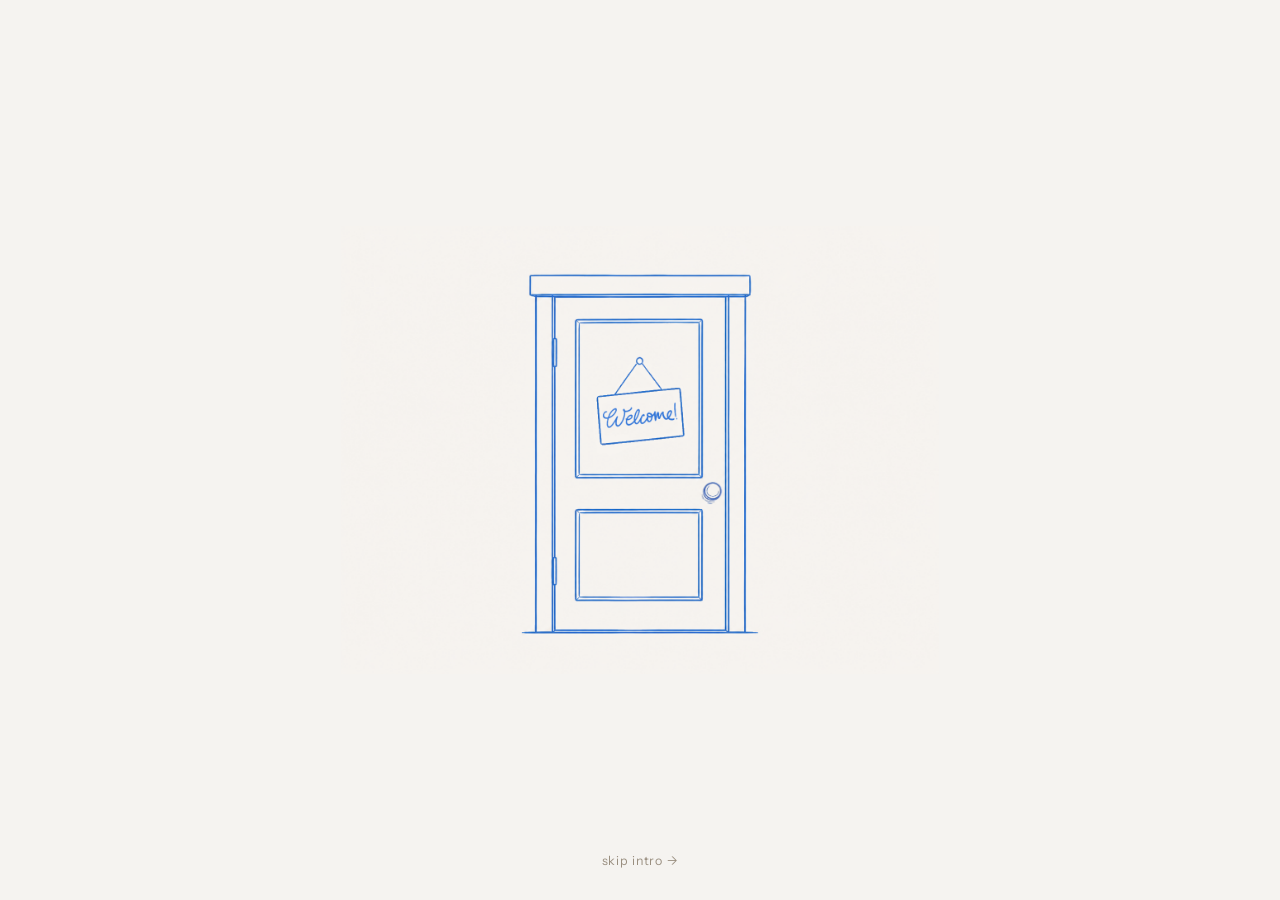
<file: index.html>
<!DOCTYPE html>
<html lang="en">
  <head>
    <meta charset="utf-8">
    <meta name="viewport" content="width=device-width, initial-scale=1">
    <title>Caroline Barker</title>
    <link rel="icon" type="image/png" href="assets/img/favicon.png">
    <link rel="preconnect" href="https://fonts.googleapis.com">
    <link rel="preconnect" href="https://fonts.gstatic.com" crossorigin>
    <link rel="stylesheet" href="https://fonts.googleapis.com/css2?family=Instrument+Sans:ital,wght@0,600;1,400&display=swap">
    <style>
      *, *::before, *::after { box-sizing: border-box; margin: 0; padding: 0; }

      :root { --door-h: min(63vh, 35vw); }
      @media (max-width: 768px) { :root { --door-h: min(55vh, 80vw); } }

      html, body {
        width: 100%; height: 100%;
        overflow: hidden;
        background: #f5f3f0;
      }

      /* ── Scene ── */
      .scene {
        width: 100%; height: 100%;
        display: flex;
        align-items: center;
        justify-content: center;
        transition: opacity 0.7s ease;
      }
      .scene.fade-out { opacity: 0; pointer-events: none; }

      /* ── Door container ─ all layers share the same footprint ── */
      .door-scene {
        position: relative;
        display: inline-block;
        height: var(--door-h);
        cursor: default;
        outline: none;
      }

      /* ── Doorknob hit area ── */
      .doorknob-hit {
        position: absolute;
        top: 55%;
        left: 60%;
        width: 5%;
        height: 8%;
        cursor: pointer;
        border-radius: 50%;
        z-index: 10;
      }
      /* All images are sized identically so overlays register */
      .door-scene img {
        display: block;
        height: var(--door-h);
        width: auto;
      }
      .layer {
        position: absolute;
        top: 0; left: 0;
        height: var(--door-h);
        width: auto;
      }

      /* closed door is the base */
      .door-closed { opacity: 1; transition: opacity 0.45s ease; }
      /* opened door fades in on click */
      .door-opened { opacity: 0; transition: opacity 0.45s ease; }

      /* ── Doorknob overlay ── */
      .doorknob {
        position: absolute;
        top: 57%;
        left: 60%;
        width: 4% !important;
        height: auto !important;
        transform-origin: center center;
        pointer-events: none;
      }
      .doorknob {
        animation: knob-wiggle 1.3s ease-in-out 1.5s infinite both;
      }
      /* Decisive turn on click */
      .doorknob.turning {
        animation: knob-turn 0.45s ease-in-out forwards !important;
      }

      @keyframes knob-wiggle {
        0%, 100% { transform: rotate(0deg); }
        30%       { transform: rotate(16deg); }
        70%       { transform: rotate(-10deg); }
      }
      @keyframes knob-turn {
        0%   { transform: rotate(0deg); }
        40%  { transform: rotate(30deg); }
        75%  { transform: rotate(-6deg); }
        100% { transform: rotate(0deg); }
      }



      /* ── Sign flip & swing ── */
      .sign-wrap {
        position: absolute;
        top: 0; left: 0;
        height: var(--door-h);
        width: auto;
        transition: opacity 0.45s ease;
        pointer-events: none;
      }
      .sign-face {
        display: block;
        position: absolute;
        top: 0; left: 0;
        height: var(--door-h);
        width: auto;
      }
      .sign-empty {
        animation: sign-flip-out 0.35s ease-in 0.8s both;
      }
      .sign-welcome {
        animation: sign-flip-in 0.35s ease-out 1.15s both;
      }
      @keyframes sign-flip-out {
        from { transform: scaleX(1); }
        to   { transform: scaleX(0); }
      }
      @keyframes sign-flip-in {
        from { transform: scaleX(0); }
        to   { transform: scaleX(1); }
      }
      /* ── Skip link ── */
      .skip {
        position: fixed;
        bottom: 2rem;
        left: 50%;
        transform: translateX(-50%);
        font-family: "Instrument Sans", system-ui, sans-serif;
        font-size: 0.78rem;
        color: #9a8f80;
        letter-spacing: 0.06em;
        text-decoration: none;
      }
      .skip:hover { color: #5a5248; }
    </style>
  </head>
  <body>

    <div class="scene" id="scene">
      <div class="door-scene" id="doorScene">

        <img class="door-closed" id="doorClosed"
             src="assets/img/empty-door-closed.png" alt="A closed door">

        <img class="layer door-opened" id="doorOpened"
             src="assets/img/door-opened.png" alt="">

        <div class="sign-wrap">
          <img class="sign-face sign-empty"   src="assets/img/empty-sign.png"   alt="">
          <img class="sign-face sign-welcome" src="assets/img/welcome-sign.png" alt="">
        </div>

        <div class="doorknob-hit" id="doorknobHit"
             role="button" tabindex="0"
             aria-label="Turn the doorknob to enter"></div>

        <img class="doorknob layer" id="doorknob"
             src="assets/img/doorknob.png" alt="">


      </div>
    </div>

    <a class="skip" href="cafe-interior.html">skip intro →</a>

    <script>
      const doorknobHit = document.getElementById('doorknobHit');
      const doorClosed  = document.getElementById('doorClosed');
      const doorOpened  = document.getElementById('doorOpened');
      const doorknob    = document.getElementById('doorknob');
      const signWrap    = document.querySelector('.sign-wrap');
      const scene       = document.getElementById('scene');
      let clicked = false;

      function openDoor() {
        if (clicked) return;
        clicked = true;

        doorknob.classList.add('turning');

        setTimeout(() => {
          doorClosed.style.opacity = '0';
          doorOpened.style.opacity = '1';
          doorknob.style.opacity = '0';
          signWrap.style.opacity = '0';
        }, 500);

        setTimeout(() => scene.classList.add('fade-out'), 1350);
        setTimeout(() => { window.location.href = 'cafe-interior.html'; }, 2050);
      }

      doorknobHit.addEventListener('click', openDoor);
      doorknobHit.addEventListener('keydown', e => {
        if (e.key === 'Enter' || e.key === ' ') openDoor();
      });
    </script>

  </body>
</html>
</file>
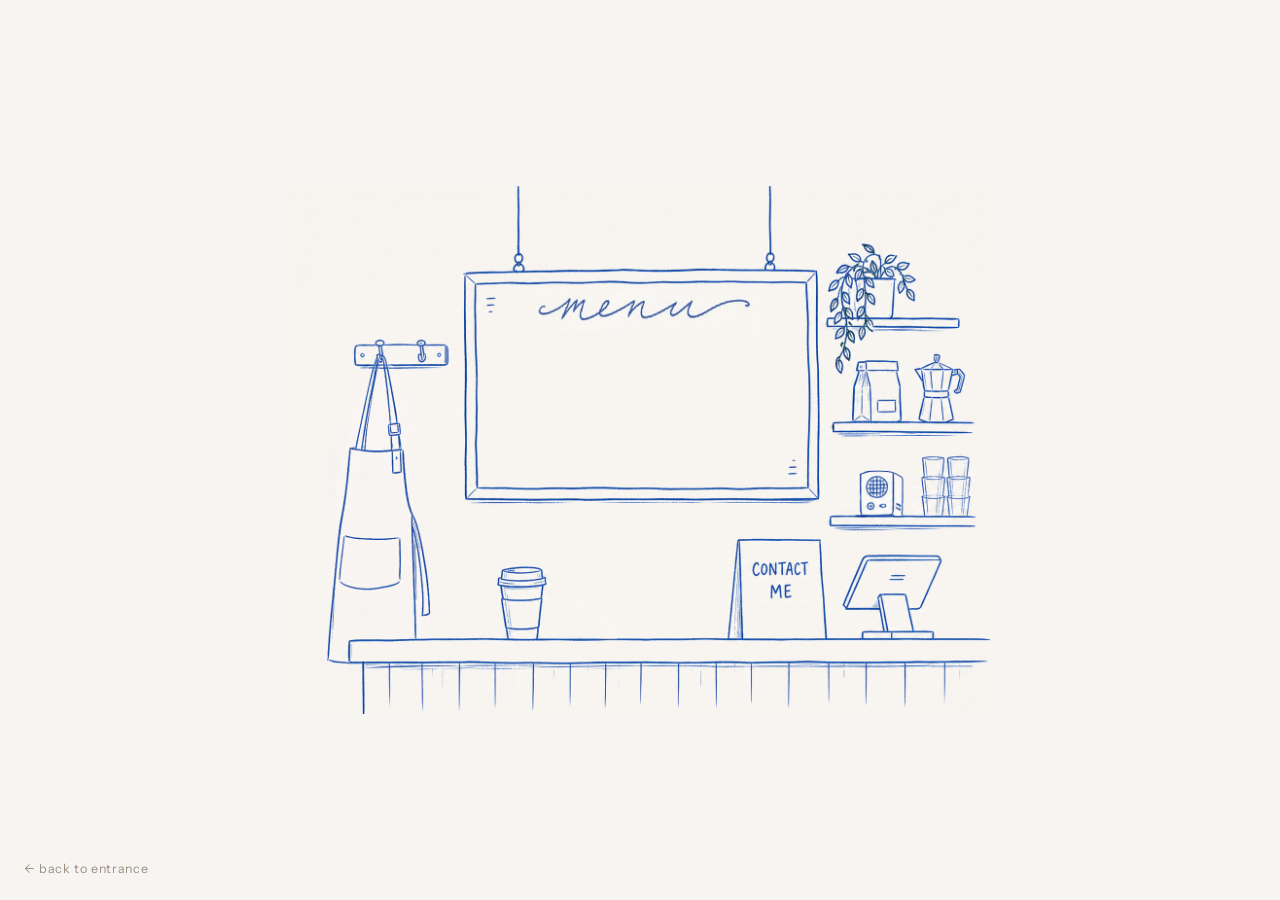
<file: cafe-interior.html>
<!DOCTYPE html>
<html lang="en">
  <head>
    <meta charset="utf-8">
    <meta name="viewport" content="width=device-width, initial-scale=1">
    <title>Caroline Barker</title>
    <link rel="icon" type="image/png" href="assets/img/favicon.png">
    <link rel="preconnect" href="https://fonts.googleapis.com">
    <link rel="preconnect" href="https://fonts.gstatic.com" crossorigin>
    <link rel="stylesheet" href="https://fonts.googleapis.com/css2?family=Instrument+Sans:wght@400;600&display=swap">
    <style>
      *, *::before, *::after { box-sizing: border-box; margin: 0; padding: 0; }

      html, body {
        width: 100%; height: 100%;
        overflow: hidden;
        background: #f7f5f1;
        font-family: "Instrument Sans", system-ui, sans-serif;
      }

      /* ── Full-screen scene ── */
      .scene {
        width: 100%; height: 100%;
        display: flex;
        align-items: center;
        justify-content: center;
      }

      /* ── Café illustration container ── */
      .cafe-wrap {
        position: relative;
        width: min(55vw, calc(68vh * 4 / 3));
        aspect-ratio: 4 / 3;
      }
      @media (max-width: 768px) {
        .cafe-wrap { width: min(96vw, calc(60vh * 4 / 3)); }
      }

      .cafe-wrap {
        animation: fade-in 1s ease forwards;
      }
      @keyframes fade-in {
        from { opacity: 0; }
        to   { opacity: 1; }
      }

      .cafe-wrap img {
        display: block;
        width: 100%;
        height: 100%;
        object-fit: contain;
        user-select: none;
        pointer-events: none;
      }

      .overlay {
        position: absolute;
        top: 0;
        left: 0;
      }

      /* ── Apron swing ── */
      /* transform-origin targets the hanger hook in the full-canvas PNG */
      .ov-apron {
        transform-origin: 14% 33%;
        animation: apron-swing 3.2s ease-in-out infinite;
      }
      @keyframes apron-swing {
        0%   { transform: rotate(-1deg); }
        50%  { transform: rotate(1deg); }
        100% { transform: rotate(-1deg); }
      }

      /* ── Boxes: slow menu-board reveal (9s) ── */
      /* reveal top→bottom over 2.5s, long hold, collapse upward, pause */
      .ov-boxes {
        clip-path: inset(0 0 100% 0);
        animation: boxes-loop 9s linear infinite both;
        animation-delay: 0.3s;
      }
      @keyframes boxes-loop {
        0%   { clip-path: inset(0 0 100% 0); animation-timing-function: cubic-bezier(0.25,0,0.5,1); }
        28%  { clip-path: inset(0 0 0%   0); animation-timing-function: linear; }
        72%  { clip-path: inset(0 0 0%   0); animation-timing-function: ease-in; }
        89%  { clip-path: inset(100% 0 0 0); animation-timing-function: linear; }
        100% { clip-path: inset(100% 0 0 0); }
      }

      .ov-contact {
        clip-path: inset(0 100% 0 0);
        animation: contact-loop 10s linear infinite both;
        animation-delay: 0.4s;
      }
      @keyframes contact-loop {
        0%   { clip-path: inset(0 100% 0 0);  animation-timing-function: cubic-bezier(0.1,0,0.4,1); }
        28%  { clip-path: inset(0 0%   0 0);  animation-timing-function: linear; }
        65%  { clip-path: inset(0 0%   0 0);  animation-timing-function: cubic-bezier(0,0,0.5,1); }
        82%  { clip-path: inset(0 0% 0 100%); animation-timing-function: linear; }
        100% { clip-path: inset(0 0% 0 100%); }
      }

      /* ── Hotspot base ── */
      .hotspot {
        position: absolute;
        text-decoration: none;
        border-radius: 6px;
        transition: background 0.2s ease;
      }
      .hotspot:hover {
        background: rgba(74, 108, 196, 0.08);
        cursor: pointer;
      }
      /* Subtle ring on focus for keyboard nav */
      .hotspot:focus-visible {
        outline: 2px solid #4a6cc4;
        outline-offset: 3px;
      }

      /* Tooltip label */
      .hotspot::after {
        content: attr(data-label);
        position: absolute;
        bottom: calc(100% + 8px);
        left: 50%;
        transform: translateX(-50%);
        background: #1c1c1c;
        color: #fff;
        font-size: 0.72rem;
        letter-spacing: 0.06em;
        padding: 0.3rem 0.6rem;
        border-radius: 4px;
        white-space: nowrap;
        opacity: 0;
        pointer-events: none;
        transition: opacity 0.2s ease;
      }
      .hotspot:hover::after { opacity: 1; }

      /* ── Individual hotspot positions (% of container) ── */

      /* Apron — left wall */
      .hs-apron {
        top: 32%;
        left: 3%;
        width: 18%;
        height: 62%;
      }

      /* Menu board — hanging center */
      .hs-menu {
        top: 15.6%;
        left: 25%;
        width: 50%;
        height: 44.5%;
      }

      /* Contact Me tent card — counter */
      .hs-contact {
        top: 67.5%;
        left: 63%;
        width: 13.5%;
        height: 18%;
      }

      /* ── Music player ── */
      .ov-music-box {
        position: absolute;
        top: 0; left: 0;
        width: 100%; height: 100%;
        object-fit: contain;
        pointer-events: none;
      }
      .ov-music-notes {
        position: absolute;
        top: 0; left: 0;
        width: 100%; height: 100%;
        object-fit: contain;
        pointer-events: none;
        opacity: 0;
        transition: opacity 0.4s ease;
      }
      .ov-music-notes.playing {
        opacity: 1;
        animation: notes-sway 2.5s ease-in-out infinite;
      }
      @keyframes notes-sway {
        0%   { transform: rotate(.5deg); }
        50%  { transform: rotate(-.4deg);  }
        100% { transform: rotate(.5deg); }
      }
      .music-hit {
        position: absolute;
        top: 53%;
        left: 80%;
        width: 8%;
        height: 11%;
        cursor: pointer;
        background: none;
        border: none;
        border-radius: 6px;
        z-index: 10;
        transition: background 0.2s ease;
      }
      .music-hit:hover {
        background: rgba(74, 108, 196, 0.08);
      }
      .music-hit::after {
        content: attr(data-label);
        position: absolute;
        bottom: calc(100% + 8px);
        left: 50%;
        transform: translateX(-50%);
        background: #1c1c1c;
        color: #fff;
        font-size: 0.72rem;
        letter-spacing: 0.06em;
        padding: 0.3rem 0.6rem;
        border-radius: 4px;
        white-space: nowrap;
        opacity: 0;
        pointer-events: none;
        transition: opacity 0.2s ease;
      }
      .music-hit:hover::after { opacity: 1; }

      /* ── Skip / back link ── */
      .back {
        position: fixed;
        bottom: 1.5rem;
        left: 1.5rem;
        font-size: 0.78rem;
        color: #9a8f80;
        letter-spacing: 0.05em;
        text-decoration: none;
      }
      .back:hover { color: #5a5248; }
    </style>
  </head>
  <body>
    <div class="scene">
      <div class="cafe-wrap">

        <img src="assets/img/home-cafe.png" alt="Café illustration with menu, apron, and contact sign">

        <img class="overlay ov-apron"       src="assets/img/apron.png"        alt="">
        <img class="overlay ov-boxes"       src="assets/img/boxes.png"        alt="">
        <img class="overlay ov-contact"     src="assets/img/contact.png"      alt="">
        <img class="ov-music-box"           src="assets/img/music-box.png"    alt="">
        <img class="ov-music-notes" id="musicNotes" src="assets/img/music-notes.png" alt="">
        <button class="music-hit" id="musicBtn" data-label="Music toggle" aria-label="Toggle music"></button>

        <!-- Apron → About -->
        <a class="hotspot hs-apron"
           href="about.html"
           data-label="About me"
           aria-label="About me"></a>

        <!-- Menu board → Portfolio/Experience -->
        <a class="hotspot hs-menu"
           href="experience.html"
           data-label="Experience & projects"
           aria-label="Experience and projects"></a>

        <!-- Contact Me sign → Contact -->
        <a class="hotspot hs-contact"
           href="contact.html"
           data-label="Contact"
           aria-label="Contact"></a>

      </div>
    </div>

    <a class="back" href="index.html">← back to entrance</a>

    <audio id="bgMusic" src="assets/audio/lofi-beats.m4a" loop preload="auto"></audio>

    <script>
      const audio  = document.getElementById('bgMusic');
      const btn    = document.getElementById('musicBtn');
      const notes  = document.getElementById('musicNotes');
      audio.volume = 0.18;

      function setPlaying(on) {
        if (on) { audio.play(); notes.classList.add('playing'); }
        else    { audio.pause(); notes.classList.remove('playing'); }
      }

      audio.play().then(() => notes.classList.add('playing')).catch(() => {});
      btn.addEventListener('click', () => setPlaying(audio.paused));

      // Fade out scene before navigating
      document.querySelectorAll('a[href]').forEach(a => {
        const href = a.getAttribute('href');
        if (href && !href.startsWith('mailto:') && !href.startsWith('http') && !href.startsWith('//') && !href.startsWith('#')) {
          a.addEventListener('click', e => {
            e.preventDefault();
            const scene = document.querySelector('.scene');
            scene.style.transition = 'opacity 0.4s ease';
            scene.style.opacity = '0';
            setTimeout(() => { window.location.href = href; }, 400);
          });
        }
      });
    </script>
  </body>
</html>
</file>
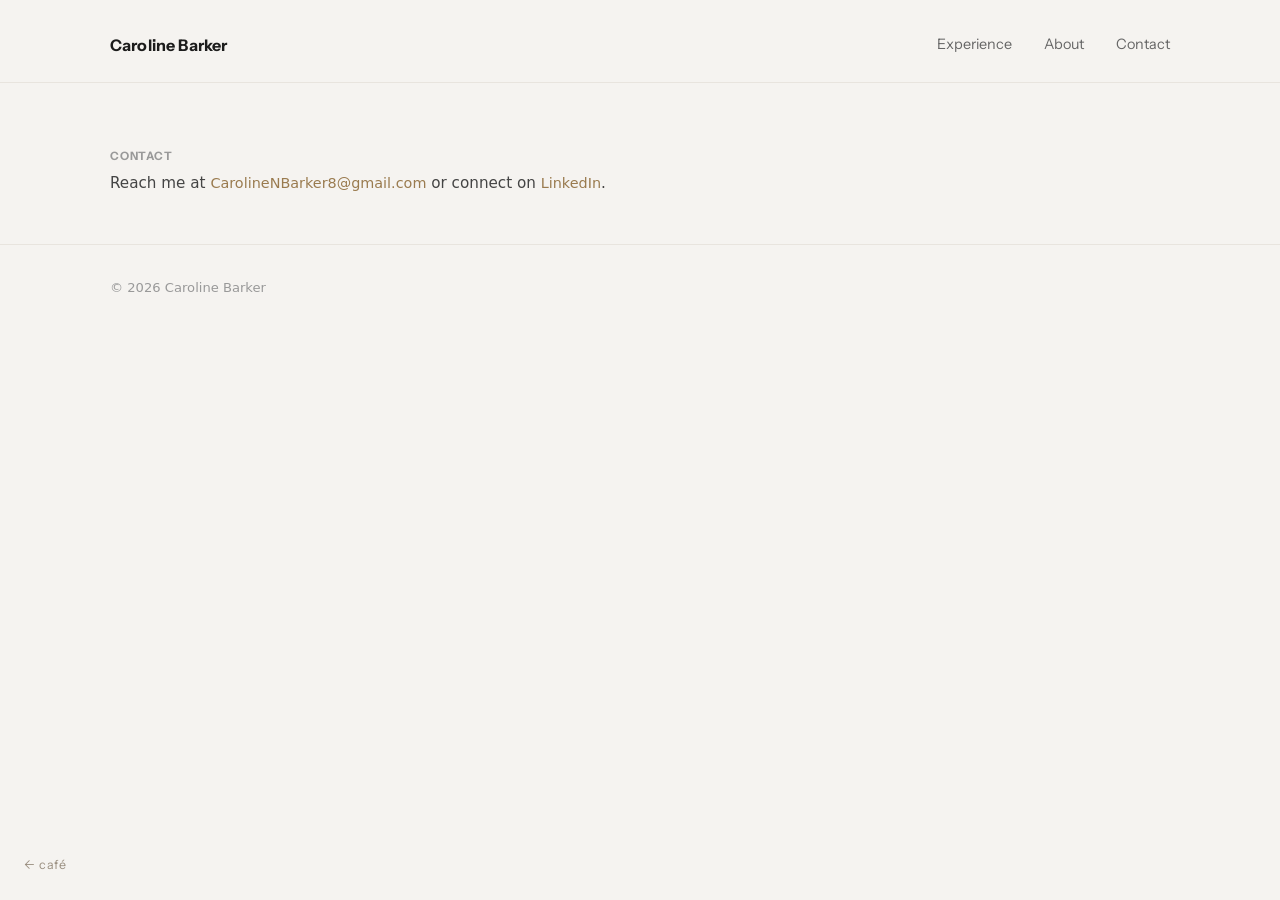
<file: contact.html>
<!DOCTYPE html>
<html lang="en">
  <head>
    <meta charset="utf-8">
    <meta name="viewport" content="width=device-width, initial-scale=1">
    <title>Contact — Caroline Barker</title>
    <link rel="icon" type="image/png" href="assets/img/favicon.png">
    <link rel="preconnect" href="https://fonts.googleapis.com">
    <link rel="preconnect" href="https://fonts.gstatic.com" crossorigin>
    <link rel="stylesheet" href="https://fonts.googleapis.com/css2?family=Instrument+Sans:wght@400;600;700&display=swap">
    <link rel="stylesheet" href="assets/css/site.css">
  </head>
  <body class="home-page">
    <header class="home-header">
      <div class="home-container home-nav">
        <a class="home-brand" href="cafe-interior.html">Caroline Barker</a>
        <nav class="home-nav-links" aria-label="Primary">
          <a href="experience.html">Experience</a>
          <a href="about.html">About</a>
          <a href="contact.html">Contact</a>
        </nav>
      </div>
    </header>
    <main class="home-container">
      <section class="h-section" id="contact">
        <h2 class="h-section-title">Contact</h2>
        <p class="h-contact-text">
          Reach me at <a class="h-link" href="mailto:CarolineNBarker8@gmail.com">CarolineNBarker8@gmail.com</a>
          or connect on <a class="h-link" href="https://linkedin.com/in/CarolineNBarker" target="_blank" rel="noopener">LinkedIn</a>.
        </p>
      </section>
    </main>

    <footer class="home-footer">
      <div class="home-container">
        <span>&copy; <span id="current-year"></span> Caroline Barker</span>
      </div>
    </footer>

    <a class="back-cafe" href="cafe-interior.html">← café</a>

    <script src="assets/js/home.js"></script>
  </body>
</html>
</file>
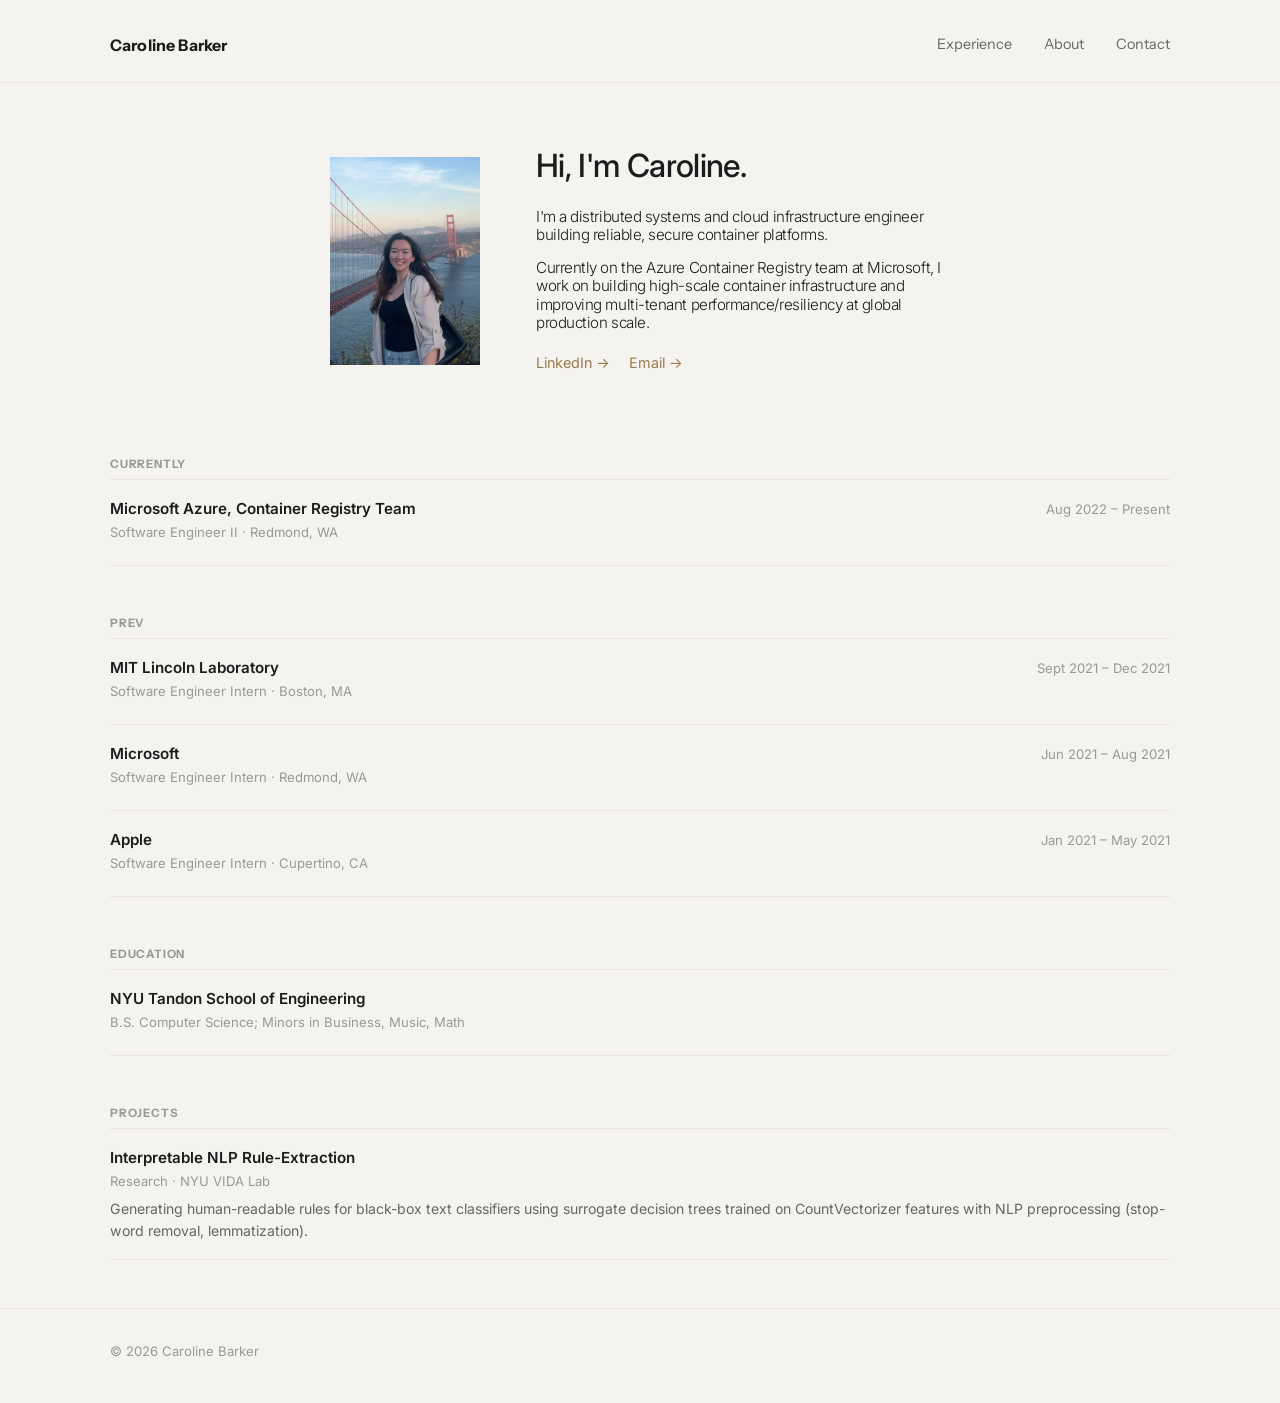
<file: experience.html>
<!DOCTYPE html>
<html lang="en">
  <head>
    <meta charset="utf-8">
    <meta name="viewport" content="width=device-width, initial-scale=1">
    <title>Caroline Barker | Software Engineer</title>
    <link rel="icon" type="image/png" href="assets/img/favicon.png">
    <meta name="description" content="Caroline Barker — Software Engineer at Microsoft Azure. NYU CS grad with experience across distributed systems, cloud infrastructure, and full-stack development.">
    <link rel="preconnect" href="https://fonts.googleapis.com">
    <link rel="preconnect" href="https://fonts.gstatic.com" crossorigin>
    <link rel="stylesheet" href="https://fonts.googleapis.com/css2?family=Instrument+Sans:wght@400;600;700&family=Instrument+Serif:ital@1&family=Inter:wght@300;400;500&display=swap">
    <link rel="stylesheet" href="assets/css/site.css">
  </head>
  <body class="home-page">
    <header class="home-header">
      <div class="home-container home-nav">
        <a class="home-brand" href="/">Caroline Barker</a>
        <nav class="home-nav-links" aria-label="Primary">
          <a href="experience.html">Experience</a>
          <a href="about.html">About</a>
          <a href="contact.html"">Contact</a>
        </nav>
      </div>
    </header>

    <main class="home-container">

      <section class="h-intro" id="about">
        <div class="h-photo">
          <img src="assets/img/caroline.jpg" alt="Caroline Barker">
        </div>
        <div class="h-text">
          <h1>Hi, I'm Caroline.</h1>
          
          <p> I'm a distributed systems and cloud infrastructure engineer building reliable, secure container platforms. </p>
          <p> Currently on the Azure Container Registry team at Microsoft, I work on building high-scale container infrastructure and improving multi-tenant performance/resiliency at global production scale. </p>
          <div class="h-links">
            <a class="h-link" href="https://linkedin.com/in/CarolineNBarker" target="_blank" rel="noopener">LinkedIn &rarr;</a>
            <a class="h-link" href="mailto:CarolineNBarker8@gmail.com">Email &rarr;</a>
          </div>
        </div>
      </section>

      <section class="h-section" id="experience">
        <h2 class="h-section-title">Currently</h2>
        <div class="h-work-list">

          <div class="h-work-item">
            <div class="h-work-row">
              <span class="h-work-name">Microsoft Azure, Container Registry Team</span>
              <span class="h-work-year">Aug 2022 &ndash; Present</span>
            </div>
            <p class="h-work-role">Software Engineer II &middot; Redmond, WA</p>
          </div>

        </div>
      </section>

        <section class="h-section" id="experience">
          <h2 class="h-section-title">Prev</h2>
          <div class="h-work-list">

          <div class="h-work-item">
            <div class="h-work-row">
              <span class="h-work-name">MIT Lincoln Laboratory</span>
              <span class="h-work-year">Sept 2021 &ndash; Dec 2021</span>
            </div>
            <p class="h-work-role">Software Engineer Intern &middot; Boston, MA</p>
          </div>

          <div class="h-work-item">
            <div class="h-work-row">
              <span class="h-work-name">Microsoft </span>
              <span class="h-work-year">Jun 2021 &ndash; Aug 2021</span>
            </div>
            <p class="h-work-role">Software Engineer Intern &middot; Redmond, WA</p>
          </div>

          <div class="h-work-item">
            <div class="h-work-row">
              <span class="h-work-name">Apple </span>
              <span class="h-work-year">Jan 2021 &ndash; May 2021</span>
            </div>
            <p class="h-work-role">Software Engineer Intern &middot; Cupertino, CA</p>
          </div>

        </div>
      </section>

      <section class="h-section" id="projects">
        <h2 class="h-section-title">Education</h2>
        <div class="h-work-list">

          <div class="h-work-item">
            <div class="h-work-row">
              <span class="h-work-name">NYU Tandon School of Engineering</span>
            </div>
            <p class="h-work-role">B.S. Computer Science; Minors in Business, Music, Math</p>
          </div>

        </div>
      </section>

      <section class="h-section" id="projects">
        <h2 class="h-section-title">Projects</h2>
        <div class="h-work-list">

          <div class="h-work-item">
            <div class="h-work-row">
              <span class="h-work-name">Interpretable NLP Rule-Extraction</span>
            </div>
            <p class="h-work-role">Research &middot; NYU VIDA Lab</p>
            <p class="h-work-desc">Generating human-readable rules for black-box text classifiers using surrogate decision trees trained on CountVectorizer features with NLP preprocessing (stop-word removal, lemmatization).</p>
          </div>

        </div>
      </section>


    </main>

    <footer class="home-footer">
      <div class="home-container">
        <span>&copy; <span id="current-year"></span> Caroline Barker</span>
      </div>
    </footer>

    <script src="assets/js/home.js"></script>
  </body>
</html>
</file>
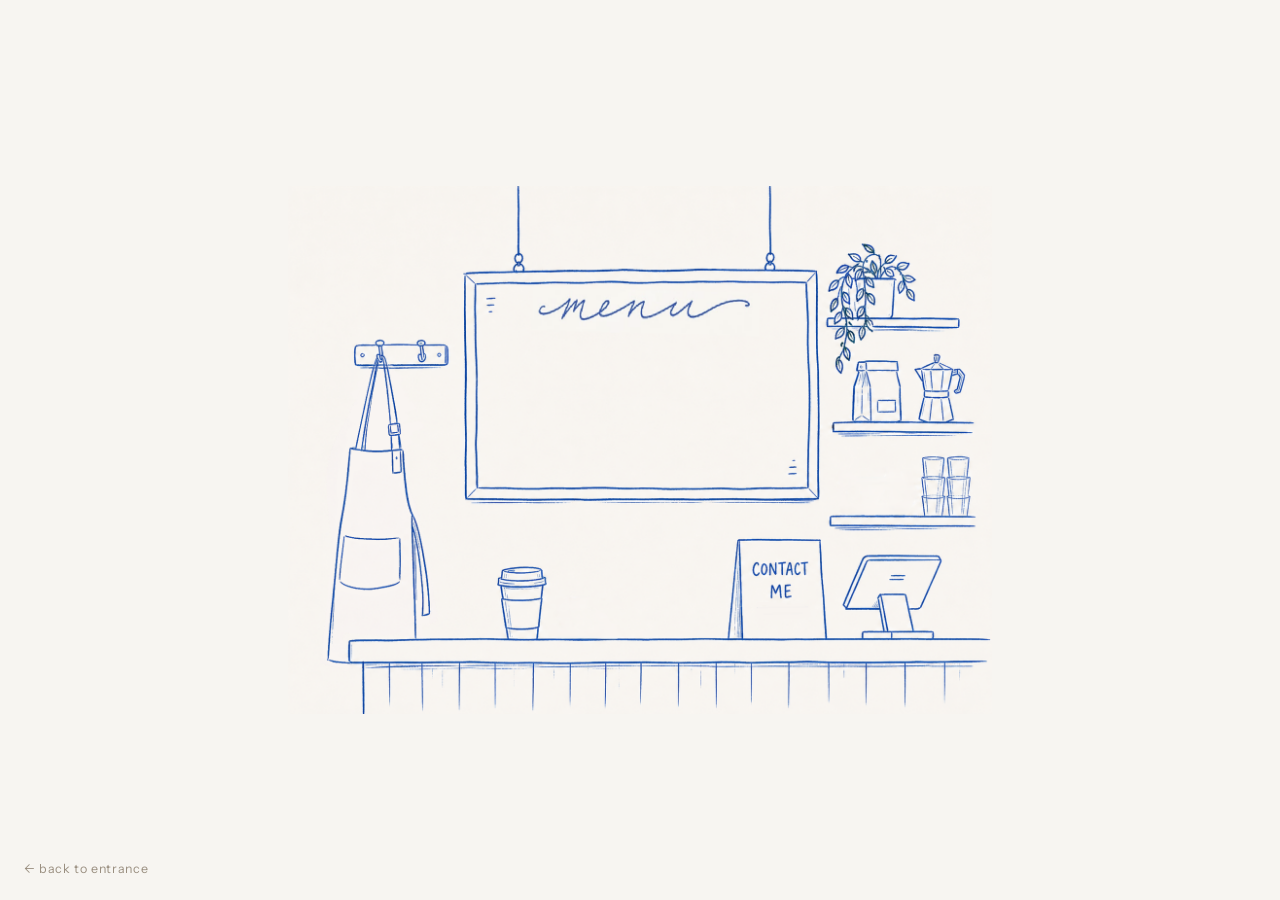
<file: home.html>
<!DOCTYPE html>
<html lang="en">
  <head>
    <meta charset="utf-8">
    <meta name="viewport" content="width=device-width, initial-scale=1">
    <title>Caroline Barker</title>
    <link rel="preconnect" href="https://fonts.googleapis.com">
    <link rel="preconnect" href="https://fonts.gstatic.com" crossorigin>
    <link rel="stylesheet" href="https://fonts.googleapis.com/css2?family=Instrument+Sans:wght@400;600&display=swap">
    <style>
      *, *::before, *::after { box-sizing: border-box; margin: 0; padding: 0; }

      html, body {
        width: 100%; height: 100%;
        overflow: hidden;
        background: #f7f5f1;
        font-family: "Instrument Sans", system-ui, sans-serif;
      }

      /* ── Full-screen scene ── */
      .scene {
        width: 100%; height: 100%;
        display: flex;
        align-items: center;
        justify-content: center;
      }

      /* ── Café illustration container ── */
      .cafe-wrap {
        position: relative;
        /* image is 1080×810, aspect ratio 4:3 */
        width: min(55vw, calc(68vh * 4 / 3));
        aspect-ratio: 4 / 3;
      }

      .cafe-wrap {
        animation: fade-in 1s ease forwards;
      }
      @keyframes fade-in {
        from { opacity: 0; }
        to   { opacity: 1; }
      }

      .cafe-wrap img {
        display: block;
        width: 100%;
        height: 100%;
        object-fit: contain;
        user-select: none;
        pointer-events: none;
      }

      .overlay {
        position: absolute;
        top: 0;
        left: 0;
      }

      /* ── Apron swing ── */
      /* transform-origin targets the hanger hook in the full-canvas PNG */
      .ov-apron {
        transform-origin: 14% 33%;
        animation: apron-swing 3.2s ease-in-out infinite;
      }
      @keyframes apron-swing {
        0%   { transform: rotate(-1deg); }
        50%  { transform: rotate(1deg); }
        100% { transform: rotate(-1deg); }
      }

      /* ── Boxes: slow menu-board reveal (9s) ── */
      /* reveal top→bottom over 2.5s, long hold, collapse upward, pause */
      .ov-boxes {
        clip-path: inset(0 0 100% 0);
        animation: boxes-loop 9s linear infinite both;
        animation-delay: 0.3s;
      }
      @keyframes boxes-loop {
        0%   { clip-path: inset(0 0 100% 0); animation-timing-function: cubic-bezier(0.25,0,0.5,1); }
        28%  { clip-path: inset(0 0 0%   0); animation-timing-function: linear; }
        72%  { clip-path: inset(0 0 0%   0); animation-timing-function: ease-in; }
        89%  { clip-path: inset(100% 0 0 0); animation-timing-function: linear; }
        100% { clip-path: inset(100% 0 0 0); }
      }

      /* ── Contact: quick pen-stroke, long linger, slow erase (7.5s) ── */
      /* draws fast left→right, holds, then slowly erases left→right */
      .ov-contact {
        clip-path: inset(0 100% 0 0);
        animation: contact-loop 7.5s linear infinite both;
        animation-delay: 1.4s;
      }
      @keyframes contact-loop {
        0%   { clip-path: inset(0 100% 0 0);  animation-timing-function: cubic-bezier(0.5,0,1,1); }
        13%  { clip-path: inset(0 0%   0 0);  animation-timing-function: linear; }
        60%  { clip-path: inset(0 0%   0 0);  animation-timing-function: cubic-bezier(0,0,0.5,1); }
        80%  { clip-path: inset(0 0% 0 100%); animation-timing-function: linear; }
        100% { clip-path: inset(0 0% 0 100%); }
      }

      /* ── Hotspot base ── */
      .hotspot {
        position: absolute;
        text-decoration: none;
        border-radius: 6px;
        transition: background 0.2s ease;
      }
      .hotspot:hover {
        background: rgba(74, 108, 196, 0.08);
        cursor: pointer;
      }
      /* Subtle ring on focus for keyboard nav */
      .hotspot:focus-visible {
        outline: 2px solid #4a6cc4;
        outline-offset: 3px;
      }

      /* Tooltip label */
      .hotspot::after {
        content: attr(data-label);
        position: absolute;
        bottom: calc(100% + 8px);
        left: 50%;
        transform: translateX(-50%);
        background: #1c1c1c;
        color: #fff;
        font-size: 0.72rem;
        letter-spacing: 0.06em;
        padding: 0.3rem 0.6rem;
        border-radius: 4px;
        white-space: nowrap;
        opacity: 0;
        pointer-events: none;
        transition: opacity 0.2s ease;
      }
      .hotspot:hover::after { opacity: 1; }

      /* ── Individual hotspot positions (% of container) ── */

      /* Apron — left wall */
      .hs-apron {
        top: 32%;
        left: 3%;
        width: 18%;
        height: 62%;
      }

      /* Menu board — hanging center */
      .hs-menu {
        top: 15.6%;
        left: 25%;
        width: 50%;
        height: 44.5%;
      }

      /* Contact Me tent card — counter */
      .hs-contact {
        top: 67.5%;
        left: 63%;
        width: 13.5%;
        height: 18%;
      }

      /* ── Skip / back link ── */
      .back {
        position: fixed;
        bottom: 1.5rem;
        left: 1.5rem;
        font-size: 0.78rem;
        color: #9a8f80;
        letter-spacing: 0.05em;
        text-decoration: none;
      }
      .back:hover { color: #5a5248; }
    </style>
  </head>
  <body>
    <div class="scene">
      <div class="cafe-wrap">

        <img src="assets/img/home-cafe.png" alt="Café illustration with menu, apron, and contact sign">

        <img class="overlay ov-apron"   src="assets/img/apron.png"   alt="">
        <img class="overlay ov-boxes"   src="assets/img/boxes.png"   alt="">
        <img class="overlay ov-contact" src="assets/img/contact.png" alt="">

        <!-- Apron → About -->
        <a class="hotspot hs-apron"
           href="about.html"
           data-label="About me"
           aria-label="About me"></a>

        <!-- Menu board → Portfolio/Experience -->
        <a class="hotspot hs-menu"
           href="index.html"
           data-label="Experience & projects"
           aria-label="Experience and projects"></a>

        <!-- Contact Me sign → Contact -->
        <a class="hotspot hs-contact"
           href="contact.html"
           data-label="Contact me"
           aria-label="Contact me"></a>

      </div>
    </div>

    <a class="back" href="entrance.html">← back to entrance</a>
  </body>
</html>
</file>
<file: assets/css/site.css>
:root {
  --bg-soft: #f8f6ff;
  --bg-pink: #ffeef8;
  --bg-purple: #efe7ff;
  --ink: #2f2842;
  --ink-soft: #5f5576;
  --card: rgba(255, 255, 255, 0.92);
  --line: #e6d9f5;
  --accent: #9a7b4f;
  --accent-strong: #7a6035;
  --pink: #f57db4;
  --mint: #8dd9cc;
  --shadow: 0 8px 22px rgba(93, 55, 120, 0.13);
  --radius: 14px;
  --theme-bg-a: #fff8fc;
  --theme-bg-b: #efe7ff;
}

* { box-sizing: border-box; }
html, body { margin: 0; padding: 0; }

body {
  color: var(--ink);
  font-family: "Segoe UI", "Trebuchet MS", sans-serif;
  font-size: 14px;
  background:
    radial-gradient(circle at 12% 12%, #fff8fc 0, #fff8fc 20%, transparent 21%),
    radial-gradient(circle at 88% 15%, #f3ebff 0, #f3ebff 20%, transparent 21%),
    linear-gradient(145deg, var(--bg-soft), var(--bg-pink), var(--bg-purple));
  min-height: 100vh;
}

a { color: inherit; }

.sr-only {
  position: absolute; width: 1px; height: 1px; margin: -1px;
  border: 0; padding: 0; white-space: nowrap;
  clip-path: inset(50%); clip: rect(0 0 0 0); overflow: hidden;
}

/* ── Shared buttons ── */
.pill-btn {
  border: none; border-radius: 999px; padding: 0.6rem 1rem;
  background: linear-gradient(140deg, var(--pink), var(--accent));
  color: #fff; cursor: pointer; font-weight: 700;
  text-decoration: none; display: inline-flex; align-items: center;
  justify-content: center; gap: 0.4rem;
}
.pill-btn:hover { transform: translateY(-1px); }
.pill-btn.secondary {
  background: #fff; color: var(--accent-strong); border: 1px solid var(--line);
}

/* Small toolbar button */
.tb, .icon-btn, .tab {
  border: 1px solid var(--line); border-radius: 8px; padding: 0.35rem 0.6rem;
  background: #fff; color: var(--ink-soft); cursor: pointer;
  font-size: 0.82rem; font-weight: 600; white-space: nowrap;
  display: inline-flex; align-items: center; gap: 0.25rem;
}
.tb:hover, .icon-btn:hover, .tab:hover { background: #f8f0ff; }
.tb.active, .tab.active {
  background: linear-gradient(140deg, var(--pink), var(--accent));
  color: #fff; border-color: transparent;
}
.tb.danger { color: #c44; border-color: #e8b8b8; }
.icon-btn { font-size: 1rem; padding: 0.3rem 0.5rem; }
.file-label { position: relative; overflow: hidden; }
.file-label input[type="file"] {
  position: absolute; inset: 0; opacity: 0; cursor: pointer;
}

/* ── Home page ── */
.home-page {
  background: #f5f3f0;
  color: #1c1c1c;
  font-family: "Inter", system-ui, sans-serif;
  font-size: 15px;
  line-height: 1.65;
  animation: page-fade-in 0.55s ease both;
}
@keyframes page-fade-in {
  from { opacity: 0; }
  to   { opacity: 1; }
}
.home-page.fade-out {
  animation: page-fade-out 0.35s ease forwards;
}
@keyframes page-fade-out {
  from { opacity: 1; }
  to   { opacity: 0; }
}

.home-container {
  width: min(1060px, calc(100vw - 4rem));
  margin: 0 auto;
}

/* Nav */
.home-header {
  padding: 2rem 0 1.5rem;
  border-bottom: 1px solid #e8e4de;
  margin-bottom: 4rem;
}
.home-nav {
  display: flex;
  justify-content: space-between;
  align-items: center;
}
.home-brand {
  font-family: "Instrument Sans", system-ui, sans-serif;
  font-weight: 700;
  font-size: 1rem;
  letter-spacing: 0.01em;
  text-decoration: none;
  color: #1c1c1c;
}
.home-nav-links {
  display: flex;
  gap: 2rem;
  font-family: "Instrument Sans", system-ui, sans-serif;
}
.home-nav-links a {
  color: #666;
  text-decoration: none;
  font-size: 0.9rem;
}
.home-nav-links a:hover { color: #1c1c1c; }

/* Intro */
.h-intro {
  display: flex;
  gap: 3.5rem;
  align-items: center;
  margin-bottom: 5rem;
  max-width: 620px;
  margin-left: auto;
  margin-right: auto;
}
.h-photo {
  flex-shrink: 0;
}
.h-photo img,
.h-photo-placeholder {
  width: 150px;
  height: auto;
  display: block;
}
.h-photo-placeholder {
  background: #f6f4f0;
}
.h-text h1 {
  font-style: normal;
  font-weight: 500;
  margin: 0 0 1.4rem;
  font-size: 2rem;
  letter-spacing: -0.02em;
  line-height: 1.2;
}
.h-tagline {
  font-family: "Instrument Sans", system-ui, sans-serif;
  color: #666;
  margin: 0 0 1.2rem;
  font-size: 0.9rem;
  letter-spacing: 0.01em;
}
.h-text p {
  font-family: "Inter", system-ui, sans-serif;
  font-weight: 300;
  letter-spacing: -0.03em;
  line-height: 1.2;
  color: #1c1c1c;
  margin: 0 0 0.9rem;
  font-size: 0.95rem;
}
.h-link {
  color: var(--accent);
  text-decoration: none;
  font-size: 0.9rem;
}
.h-link:hover { text-decoration: underline; }

/* Work section */
.h-section {
  margin-bottom: 3rem;
}
.h-section-title {
  font-family: "Instrument Sans", system-ui, sans-serif;
  font-size: 0.72rem;
  font-weight: 700;
  letter-spacing: 0.07em;
  text-transform: uppercase;
  color: #999;
  margin: 0 0 0.3rem;
}
.h-work-list {
  display: flex;
  flex-direction: column;
  gap: 0;
}
.h-work-item {
  padding: 1.0rem 0;
  border-top: 1px solid #e8e4de;
}
.h-work-item:last-child { border-bottom: 1px solid #e8e4de; }
.h-work-row {
  display: flex;
  justify-content: space-between;
  align-items: baseline;
  gap: 1rem;
  margin-bottom: 0.05rem;
}
.h-work-name {
  font-weight: 600;
  font-size: 0.95rem;
  color: #1c1c1c;
  text-decoration: none;
}
a.h-work-name:hover { color: var(--accent); }
.h-work-year {
  font-size: 0.82rem;
  color: #999;
  white-space: nowrap;
}
.h-work-role {
  font-size: 0.82rem;
  color: #999;
  margin: 0 0 0.35rem;
}
.h-work-desc {
  font-size: 0.88rem;
  color: #666;
  margin: 0;
  line-height: 1.6;
}
.h-links {
  display: flex;
  flex-wrap: wrap;
  gap: 1.2rem;
  margin-top: 1.2rem;
}

/* Contact */
.h-contact-text {
  font-size: 0.95rem;
  color: #444;
  margin: 0;
}

/* Footer */
.home-footer {
  padding: 2rem 0 2.5rem;
  border-top: 1px solid #e8e4de;
  margin-top: 2rem;
  color: #999;
  font-size: 0.82rem;
}

/* Back to café link */
.back-cafe {
  position: fixed;
  bottom: 1.5rem;
  left: 1.5rem;
  font-family: "Instrument Sans", system-ui, sans-serif;
  font-size: 0.78rem;
  color: #9a8f80;
  letter-spacing: 0.05em;
  text-decoration: none;
  z-index: 100;
}
.back-cafe:hover { color: #5a5248; }

/* About — interest cards */
.interest-grid {
  display: grid;
  grid-template-columns: repeat(3, 1fr);
  gap: 1.5rem;
  margin-top: 0.5rem;
}
.interest-card {
  background: #faf8f4;
  border: 1px solid #e8e4de;
  border-radius: 12px;
  padding: 1.5rem 1.25rem 1.25rem;
  text-align: center;
  transform: rotate(var(--rotate, 0deg));
  transition: transform 0.25s ease, box-shadow 0.25s ease;
}
.interest-card:hover {
  transform: rotate(0deg) translateY(-3px);
  box-shadow: 0 6px 18px rgba(0, 0, 0, 0.07);
}
.interest-card img {
  width: 100%;
  max-height: 130px;
  object-fit: contain;
  margin-bottom: 1rem;
}
.interest-card-name {
  font-family: "Instrument Sans", system-ui, sans-serif;
  font-size: 0.72rem;
  font-weight: 700;
  letter-spacing: 0.07em;
  text-transform: uppercase;
  color: #999;
  margin: 0 0 0.3rem;
}
.interest-card p:not(.interest-card-name) {
  font-size: 0.85rem;
  color: #666;
  margin: 0;
  line-height: 1.55;
}

/* Responsive */
@media (max-width: 600px) {
  .h-intro { flex-direction: column; gap: 2rem; }
  .h-photo img, .h-photo-placeholder { width: 100%; height: 220px; }
  .home-header { margin-bottom: 2.5rem; }
  .interest-grid { grid-template-columns: 1fr; gap: 1rem; }
  .interest-card { transform: none !important; }
}
</file>
